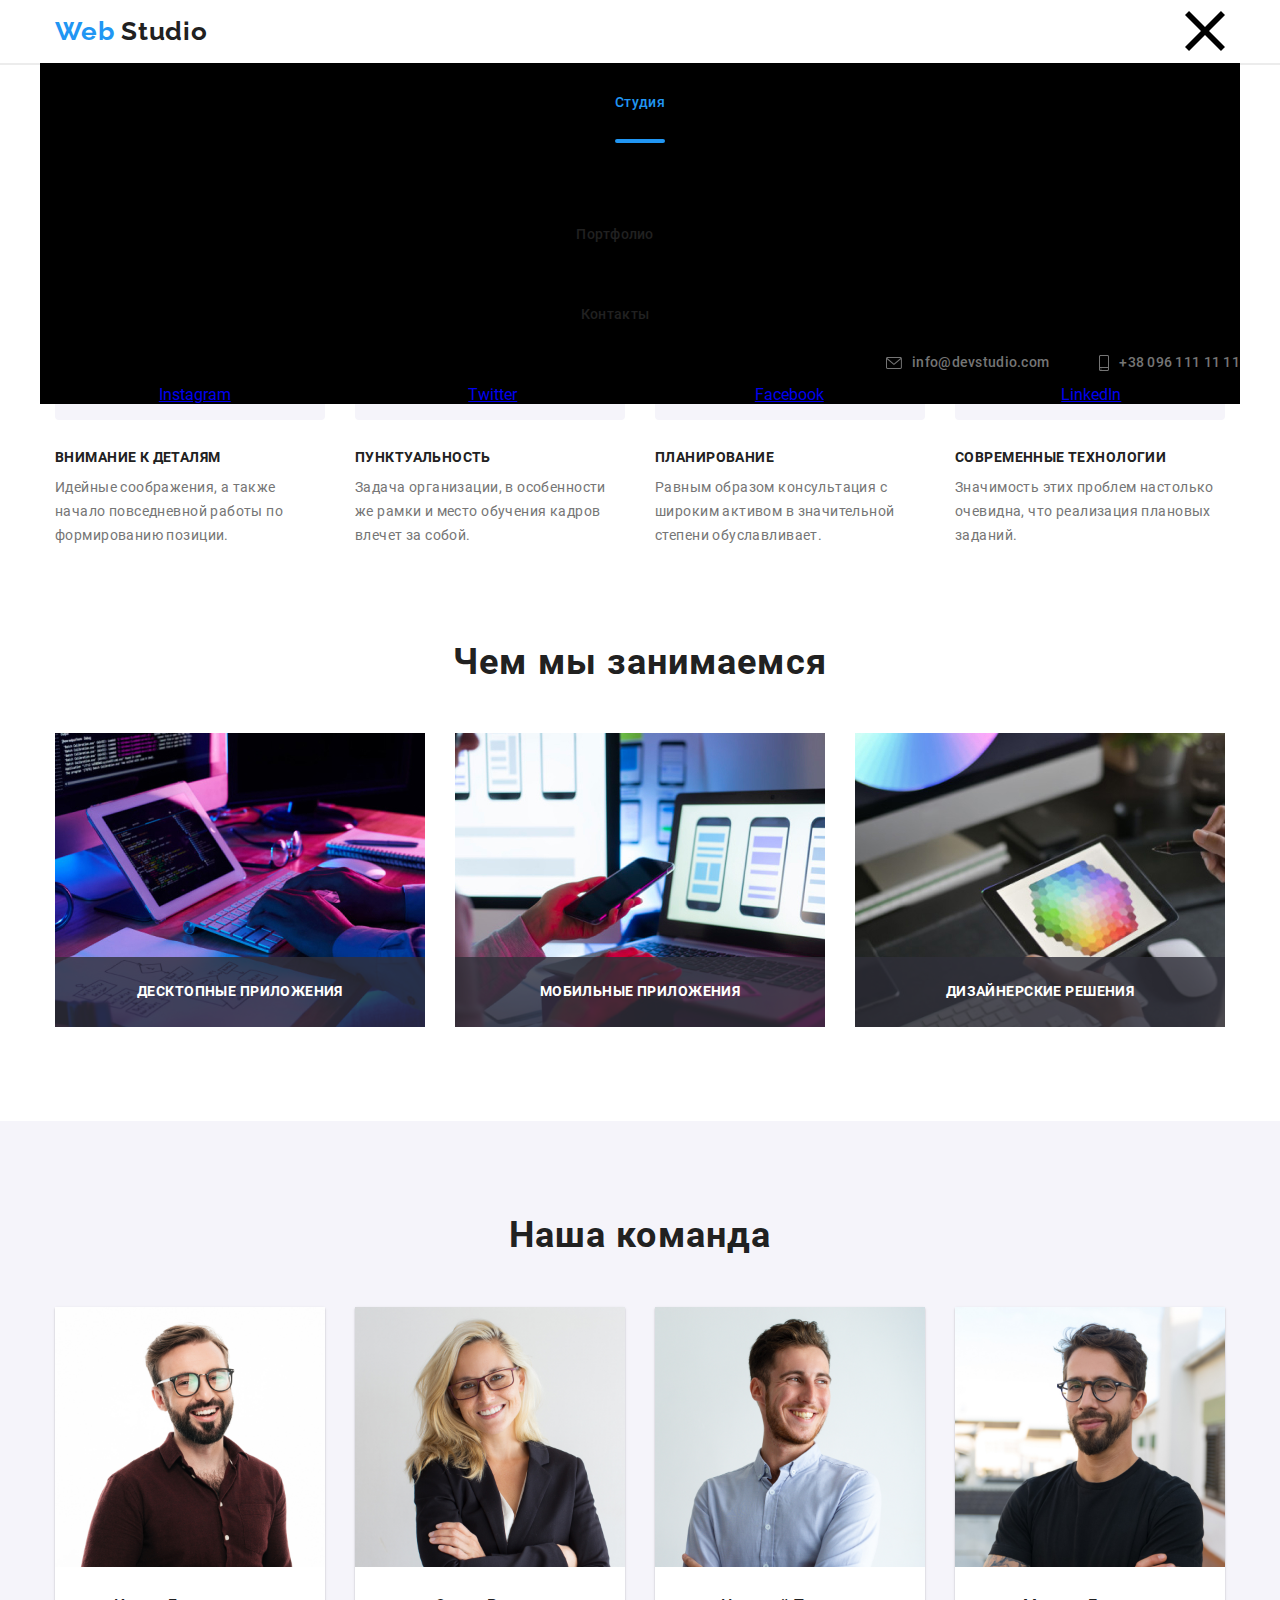
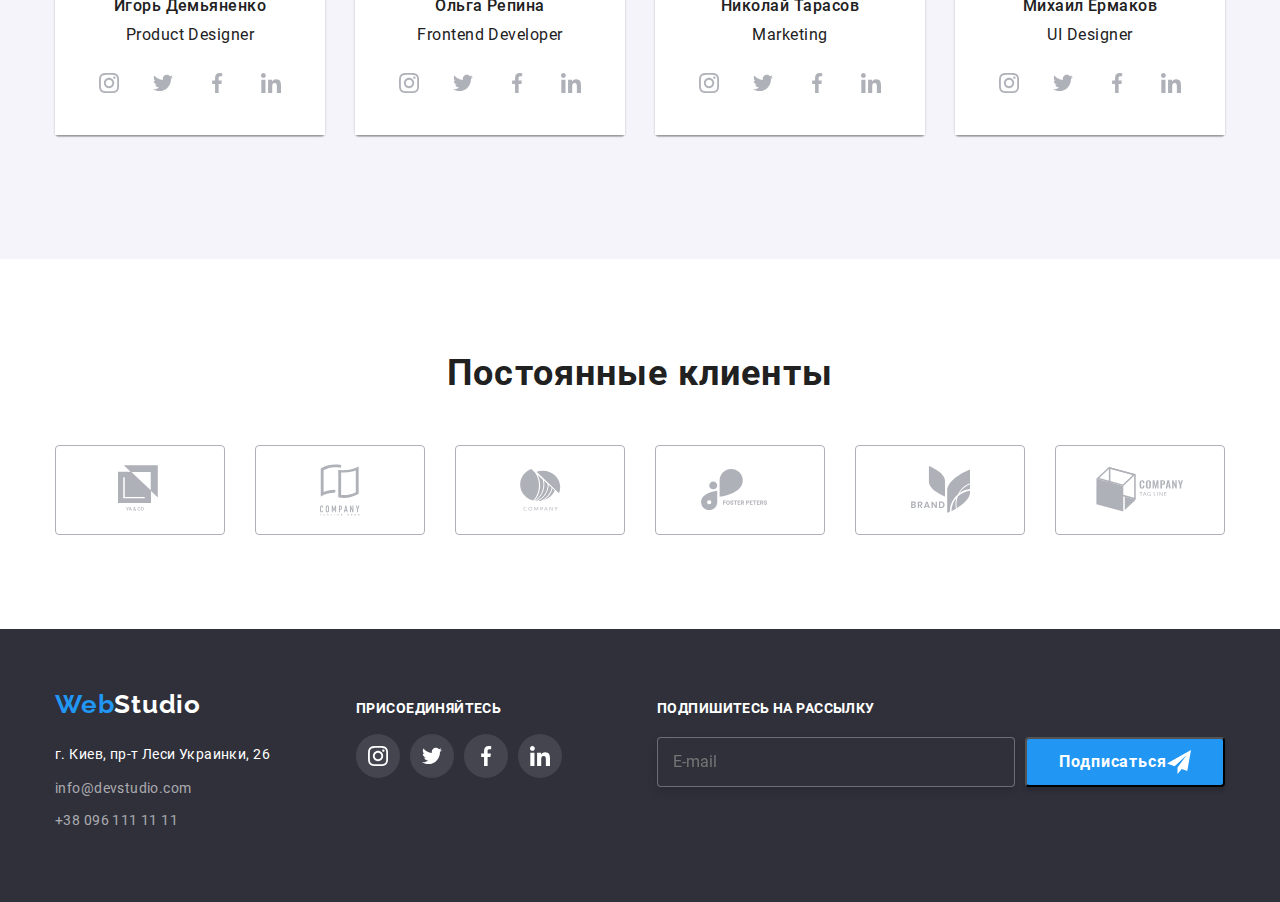
<file: index.html>
<!DOCTYPE html>
<html lang="ru">
<head>
    <meta charset="UTF-8">
    <meta name="viewport" content="width=device-width, initial-scale=1.0">
    <title>Веб-Студия</title>
    <link rel="stylesheet" href="https://cdnjs.cloudflare.com/ajax/libs/modern-normalize/1.0.0/modern-normalize.css">
    <link rel="stylesheet" href="./css/main.min.css">
    <!-- <link rel="preconnect" href="https://fonts.gstatic.com">
    <link href="https://fonts.googleapis.com/css2?family=Raleway:wght@700&family=Roboto:wght@400;500;700;900&display=swap" rel="stylesheet"> -->
</head>
<body>
    </header>
    <!-- Хедер -->
    <header>
        <div class="container header-container">
            <a class="header-logo" href="index.html">Web
                <span class="header-studio">Studio</span>
            </a>
            <button 
            class="menu-button is-open" 
            type="button" 
            data-menu-button
            aria-expanded="false">
                <svg width="40" height="40" aria-label="Переключатель мобильного меню">
                    <use class="icon-menu" href="./images/sprite.svg#icon-send"></use>
                    <use class="icon-cross" href="./images/sprite.svg#icon-close_button"></use>
                </svg>
            </button>
            <div class="menu-container is-open" data-menu>
                <nav class="nav>
                    <ul class="list header-list">
                        <li class="header-item">
                            <a class="header-link active-page" href="index.html">Студия</a>
                        </li>
            
                        <li>
                            <a class="header-link" href="portfolio.html">Портфолио</a>
                        </li>
            
                        <li>
                            <a class="header-link" href="#">Контакты</a>
                        </li>
                    </ul>
                </nav>
                <ul class="list contact-list">
                    <li>
                        <a class="link header-contacts" href="mailto:">
                            <svg class="icon-mail">
                                <use href="./images/sprite.svg#icon-mail"></use>
                            </svg> info@devstudio.com </a>
                    </li>
                    <li>
                        <a class="link header-contacts" href="tel:+380961111111">
                            <svg class="icon-smartphone">
                                <use href="./images/sprite.svg#icon-smartphone"></use>
                            </svg> +38 096 111 11 11
                        </a>
                    </li>
                </ul>
                <ul class="header-social">
                    <li class="item"><a href="#">Instagram</a></li>
                    <li><a href="#">Twitter</a></li>
                    <li><a href="#">Facebook</a></li>
                    <li><a href="#">LinkedIn</a></li>
                </ul>
            </div>
        </div>
    </header>

    <main>
        <!-- Герой -->
        <hr class="hero-line">
        <section class="hero">
            <div class="container">
                <h1 class="hero-text">Эффективные решения <br>
                    для вашего бизнеса
                </h1>
                <button class="main-button" data-modal-open>
                    Заказать услугу
                </button>
            </div>
        </section>

        <!-- Компетенции -->
         <section class="competence"> 
            <h2 class="visually-hidden"></h2>

            <div class="container">
                <ul class="list competence-list">
                    <li class="competence-unit">
                        <div class="competence-icon">
                            <svg width="70" height="70">
                                <use href="./images/sprite.svg#icon-antenna"></use>
                            </svg>
                        </div>
                        <h3 class="competence-item">Внимание к деталям</h3>
                        <p class="competence-text">Идейные соображения, а также начало
                            повседневной работы по формированию позиции.
                        </p>
                    </li>
                    <li class="competence-unit">
                        <div class="competence-icon">
                            <svg width="70" height="70">
                                <use href="./images/sprite.svg#icon-clock"></use>
                            </svg>
                        </div>
                        <h3 class="competence-item">Пунктуальность</h3>
                        <p class="competence-text">Задача организации, в особенности же рамки
                            и место обучения кадров влечет за собой.
                        </p>
                    </li>
                    <li class="competence-unit">
                        <div class="competence-icon">
                            <svg width="70" height="70">
                                <use href="./images/sprite.svg#icon-diagram"></use>
                            </svg>
                        </div>
                        <h3 class="competence-item">Планирование</h3>
                        <p class="competence-text">Равным образом консультация с широким активом
                            в значительной степени обуславливает.
                        </p>
                    </li>
                    <li class="competence-unit">
                        <div class="competence-icon">
                            <svg width="70" height="70">
                                <use href="./images/sprite.svg#icon-astronaut"></use>
                            </svg>
                        </div>
                        <h3 class="competence-item">Современные технологии</h3>
                        <p class="competence-text">Значимость этих проблем настолько очевидна,
                            что реализация плановых заданий.
                        </p>
                    </li>
                </ul>
            </div>
        </section> 

        <!-- Чем мы занимаемся -->
        <section class="our-work">
            <div class="container">
                <h2 class="our-work-title">Чем мы занимаемся</h2>
                <ul class="list our-work-list">
                    <li class="images-item">
                        <img class="our-work-imges" src="./images/picture1.jpg" alt="Man printing on a keyboard"
                            width="370">
                            <p class="disctiption">Десктопные приложения</p>
                    </li>
                    <li class="images-item">
                        <img class="our-work-imges" src="./images/picture2.jpg" alt="Woman keep a smartphone"
                            width="370">
                            <p class="disctiption">Мобильные приложения</p>
                    </li>
                    <li class="images-item">
                        <img class="our-work-imges" src="./images/picture3.jpg" alt="Woman keep a tablet" 
                            width="370">
                            <p class="disctiption">Дизайнерские решения</p>
                    </li>
                </ul>
            </div>
        </section>

         <!-- Наша команда  -->
        <section class="our-team">
            <div class="container">
                <h2 class="our-team-title">Наша команда</H2>
                <ul class="list images-list">
                    <li class="our-team-item">
                        <img class="our-team-imges" src="./images/img1.jpg" alt="man in a brown shirt">
                        <div class="our-team-people">
                            <h3 class="team-item">Игорь Демьяненко</h3>
                            <p class="team-text">Product Designer</p>
                            <ul class="social-box">
                                <li class="social-item">
                                    <a class="team social-link" href="#">
                                        <svg class="icon-instagram">
                                            <use href="./images/sprite.svg#icon-instagram"></use>
                                        </svg>
                                    </a>
                                </li>
                                <li class="social-item">
                                    <a class="team social-link" href="#">
                                        <svg class="icon-twitter">
                                            <use href="./images/sprite.svg#icon-twitter"></use>
                                        </svg>
                                    </a>
                                </li>
                                <li class="social-item">
                                    <a class="team social-link" href="#">
                                        <svg class="icon-facebook">
                                            <use href="./images/sprite.svg#icon-facebook"></use>
                                        </svg>
                                    </a>
                                </li>
                                <li class="social-item">
                                    <a class="team social-link" href="#">
                                        <svg class="icon-linkedin">
                                            <use href="./images/sprite.svg#icon-linkedin"></use>
                                        </svg>
                                    </a>
                                </li>
                            </ul>
                        </div>
                    </li>

                    <li class="our-team-item">
                        <img class="our-team-imges" src="./images/img2.jpg" alt="woman in a black jacket">
                        <div class="our-team-people">
                            <h3 class="team-item">Ольга Репина</h3>
                            <p class="team-text">Frontend Developer</p>
                            <ul class="social-box">
                                <li class="social-item">
                                    <a class="team social-link" href="#">
                                        <svg class="icon-instagram">
                                            <use href="./images/sprite.svg#icon-instagram"></use>
                                        </svg>
                                    </a>
                                </li>
                                <li class="social-item">
                                    <a class="team social-link" href="#">
                                        <svg class="icon-twitter">
                                            <use href="./images/sprite.svg#icon-twitter"></use>
                                        </svg>
                                    </a>
                                </li>
                                <li class="social-item">
                                    <a class="team social-link" href="#">
                                        <svg class="icon-facebook">
                                            <use href="./images/sprite.svg#icon-facebook"></use>
                                        </svg>
                                    </a>
                                </li>
                                <li class="social-item">
                                    <a class="team social-link" href="#">
                                        <svg class="icon-linkedin">
                                            <use href="./images/sprite.svg#icon-linkedin"></use>
                                        </svg>
                                    </a>
                                </li>
                            </ul>
                        </div>
                    </li>

                    <li class="our-team-item">
                        <img class="our-team-imges" src="./images/img3.jpg" alt="man in a blue shirt">
                        <div class="our-team-people">
                            <h3 class="team-item">Николай Тарасов</h3>
                            <p class="team-text">Marketing</p>
                            <ul class="social-box">
                                <li class="social-item">
                                    <a class="team social-link" href="#">
                                        <svg class="icon-instagram">
                                            <use href="./images/sprite.svg#icon-instagram"></use>
                                        </svg>
                                    </a>
                                </li>
                                <li class="social-item">
                                    <a class="team social-link" href="#">
                                        <svg class="icon-twitter">
                                            <use href="./images/sprite.svg#icon-twitter"></use>
                                        </svg>
                                    </a>
                                </li>
                                <li class="social-item">
                                    <a class="team social-link" href="#">
                                        <svg class="icon-facebook">
                                            <use href="./images/sprite.svg#icon-facebook"></use>
                                        </svg>
                                    </a>
                                </li>
                                <li class="social-item">
                                    <a class="team social-link" href="#">
                                        <svg class="icon-linkedin">
                                            <use href="./images/sprite.svg#icon-linkedin"></use>
                                        </svg>
                                    </a>
                                </li>
                            </ul>
                        </div>
                    </li>

                    <li class="our-team-item">
                        <img class="our-team-imges" src="./images/img4.jpg" alt="man in a black t-shirt">
                        <div class="our-team-people">
                            <h3 class="team-item">Михаил Ермаков</h3>
                            <p class="team-text">UI Designer</p>
                            <ul class="social-box">
                                <li class="social-item">
                                    <a class="team social-link" href="#">
                                        <svg class="icon-instagram">
                                            <use href="./images/sprite.svg#icon-instagram"></use>
                                        </svg>
                                    </a>
                                </li>
                                <li class="social-item">
                                    <a class="team social-link" href="#">
                                        <svg class="icon-twitter">
                                            <use href="./images/sprite.svg#icon-twitter"></use>
                                        </svg>
                                    </a>
                                </li>
                                <li class="social-item">
                                    <a class="team social-link" href="#">
                                        <svg class="icon-facebook">
                                            <use href="./images/sprite.svg#icon-facebook"></use>
                                        </svg>
                                    </a>
                                </li>
                                <li class="social-item">
                                    <a class="team social-link" href="#">
                                        <svg class="icon-linkedin">
                                            <use href="./images/sprite.svg#icon-linkedin"></use>
                                        </svg>
                                    </a>
                                </li>
                            </ul>
                        </div>
                    </li>

                </ul>
            </div>
        </section>
         <!-- Клиенты  -->
        <section class="clients">
            <div class="container">
                <h2 class="clients-title">Постоянные клиенты</h2>
                <ul class="clients-list">
                    <li class="clients-item">
                        <a class="clients-link" href="">
                            <svg class="icon-Client_1" width="44" height="49">
                                <use href="./images/sprite.svg#icon-Client_1"></use>
                            </svg>
                        </a>
                    </li>
                    <li class="clients-item">
                        <a class="clients-link" href="">
                            <svg class="icon-Client_2" width="40" height="52">
                                <use href="./images/sprite.svg#icon-Client_2"></use>
                            </svg>
                        </a>
                    </li>
                    <li class="clients-item">
                        <a class="clients-link" href="">
                            <svg class="icon-Client_3" width="41" height="42">
                                <use href="./images/sprite.svg#icon-Client_3"></use>
                            </svg>
                        </a>
                    </li>
                    <li class="clients-item">
                        <a class="clients-link" href="">
                            <svg class="icon-Client_4" width="79" height="42">
                                <use href="./images/sprite.svg#icon-Client_4"></use>
                            </svg>
                        </a>
                    </li>
                    <li class="clients-item">
                        <a class="clients-link" href="">
                            <svg class="icon-Client_5" width="59" height="47">
                                <use href="./images/sprite.svg#icon-Client_5"></use>
                            </svg>
                        </a>
                    </li>
                    <li class="clients-item">
                        <a class="clients-link" href="">
                            <svg class="icon-Client_6" width="88" height="45">
                                <use href="./images/sprite.svg#icon-Client_6"></use>
                            </svg>
                        </a>
                    </li>
                </ul>
            </div>
        </section>
    </main>

    <!-- Футер -->
    <footer class="footer">
        <div class="container footer-container">
            <div class="footer-contacts">
                <a class="footer-logo" href="index.html">Web
                    <span class="footer-studio link">Studio</span>
                </a>
                <address class="address">г. Киев, пр-т Леси Украинки, 26</address>
                <a class="link footer-link" href="mailto:">info@devstudio.com</a>
                <a class="link footer-link" href="tel:+380961111111">+38 096 111 11 11</a>
            </div>
            <div class="footer-social">
                <h3 class="title">
                    ПРИСОЕДИНЯЙТЕСЬ
                </h3>
                <ul class="footer-box">
                    <li class="social-unit">
                        <a class="social-link" href="#">
                            <svg class="pic-instagram">
                                <use href="./images/sprite.svg#icon-instagram"></use>
                            </svg>
                        </a>
                    </li>
                    <li class="social-unit">
                        <a class="social-link" href="#">
                            <svg class="pic-twitter">
                                <use href="./images/sprite.svg#icon-twitter"></use>
                            </svg>
                        </a>
                    </li>
                    <li class="social-unit">
                        <a class="social-link" href="#">
                            <svg class="pic-facebook">
                                <use href="./images/sprite.svg#icon-facebook"></use>
                            </svg>
                        </a>
                    </li>
                    <li class="social-unit">
                        <a class="social-link" href="#">
                            <svg class="pic-linkedin">
                                <use href="./images/sprite.svg#icon-linkedin"></use>
                            </svg>
                        </a>
                    </li>
                </ul>
            </div>
            <div class="footer-signup">
                <form class="signup-form" name="signup_form" autocomplete="on" novalidate>
                    <label class="signup-title" for="signup-email">Подпишитесь на рассылку</label>
                    <div class="form-field">
                        <input class="signup-input" type="email" name="email" id="signup-email" placeholder="E-mail" />
                        <button type="submit" class="signup-button">
                            Подписаться
                            <svg class="pic-send">
                                <use href="./images/sprite.svg#icon-send"></use>
                            </svg>
                        </button>
                    </div>
                </form>
            </div>
        </div>
    </footer>

    <!-- Модальное окно -->
    <div data-modal class="backdrop is-hidden">
        <div class="modal">
            <button class="modal-button" data-modal-close>
                <svg width="11" height="11">
                    <use href="./images/sprite.svg#icon-close_button"></use>
                </svg>
            </button>
            <div class="modal-input">
                <h2 class="title">Оставьте свои данные, мы вам перезвоним</h2>
                <form class="input-form" name="input-form" autocomplete="on" novalidate>
                    <div class="inputs">
                        <label class="input-lable" for="name">Имя</label>
                        <input class="input-area" type="text" name="name" id="name" />
                        <svg class="input-icon" width="12" height="12">
                            <use href="./images/sprite.svg#icon-man"></use>
                        </svg>
                    </div>
                    <div class="inputs">
                        <label class="input-lable" for="telephone">Телефон</label>
                        <input class="input-area" type="tel" name="telephone" id="telephone" />
                        <svg class="input-icon" width="13" height="13">
                            <use href="./images/sprite.svg#icon-phone"></use>
                        </svg>
                    </div>
                    <div class="inputs">
                        <label class="input-lable" for="modal-email">Почта</label>
                        <input class="input-area" type="email" name="email" id="modal-email" />
                        <svg class="input-icon" width="15" height="12">
                            <use href="./images/sprite.svg#icon-mail_2"></use>
                        </svg>
                    </div>
                    <label class="input-lable" for="comment">Комментарий</label>
                    <textarea class="textarea" name="comment" id="comment" cols="30" rows="10" placeholder="Введите текст"></textarea>

                    <div class="deal-box">    
                        <input class="deal-input" type="checkbox" value="agriment" name="checkbo" id="deal" />                   
                        <label class="deal-lable" for="deal">Соглашаюсь с рассылкой и принимаю <a href="#">Условия договора</a></label>
                     </div>
                </form>
                <button type="submit" class="input-button">Отправить</button>
            </div>
        </div>
   
    <script src="./js/modal.js"></script>
    <script src="./js/menu.js"></script>
</body>
</html>
</file>
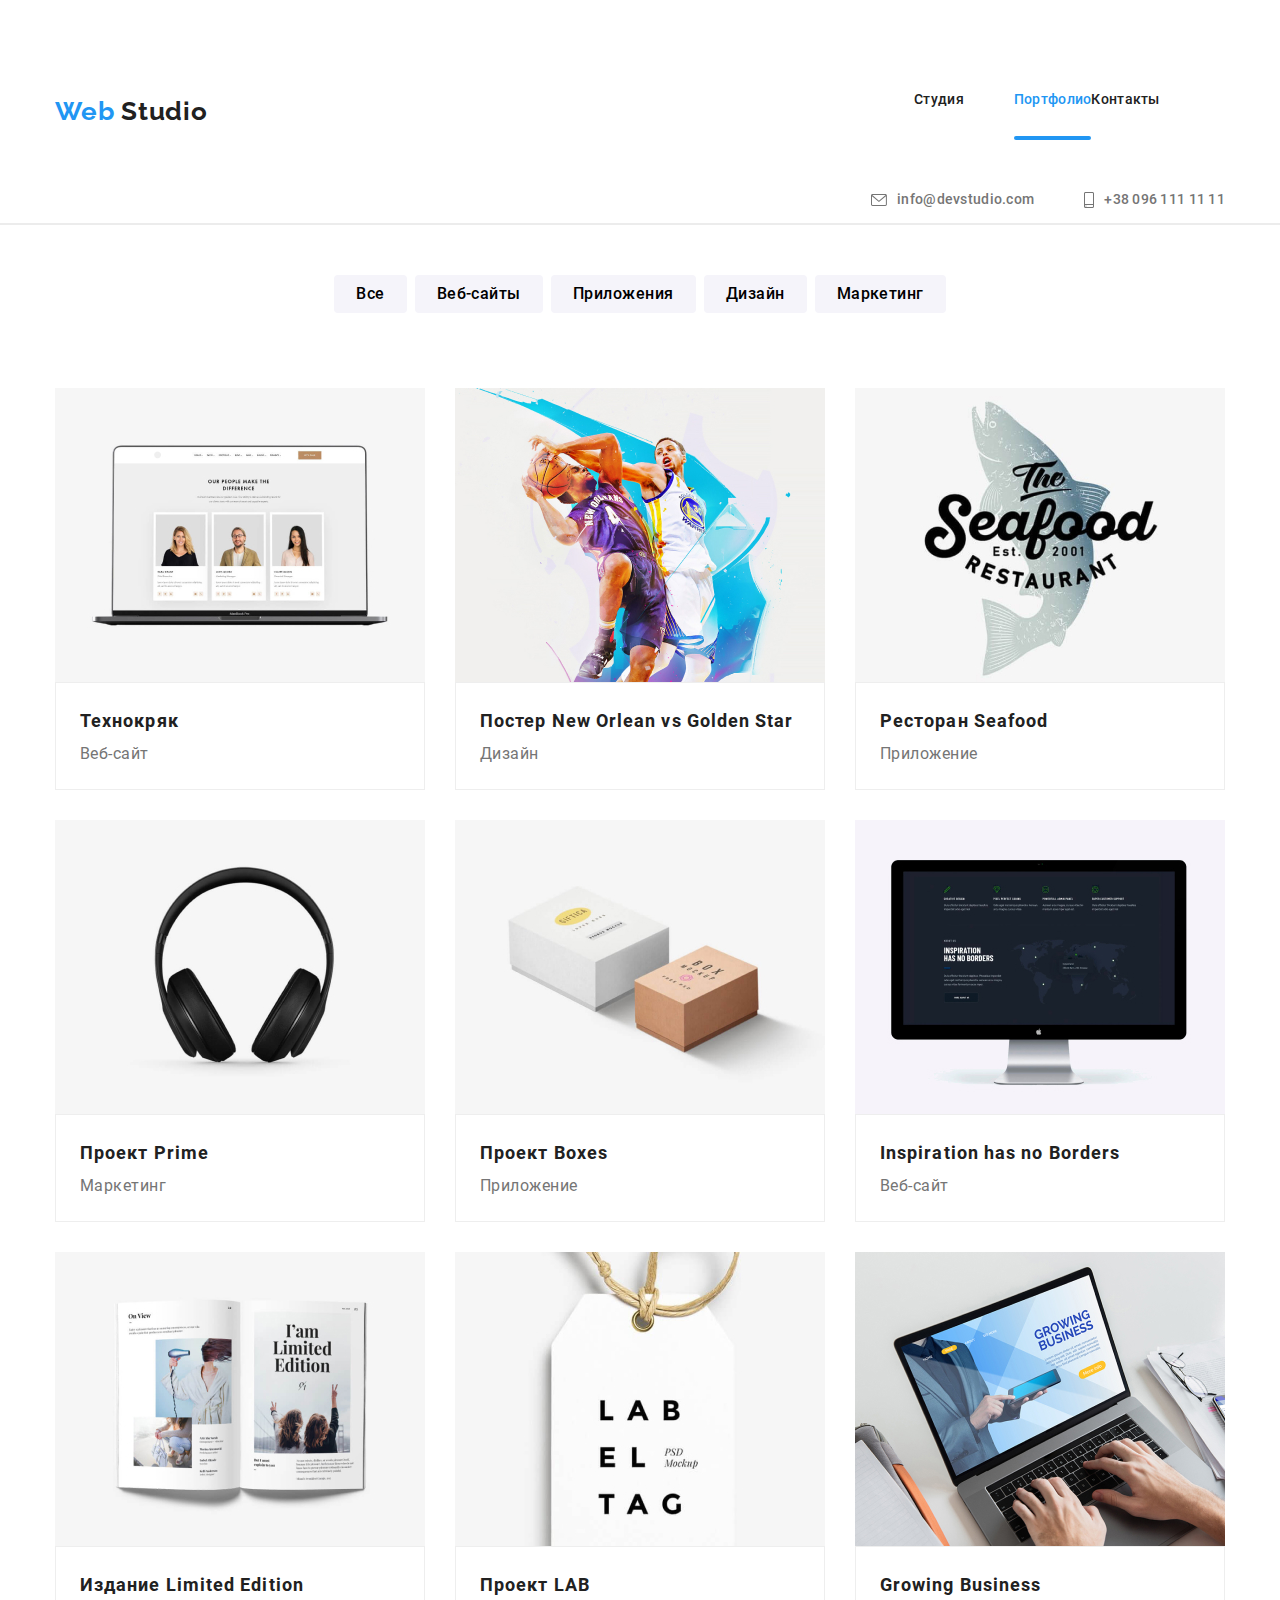
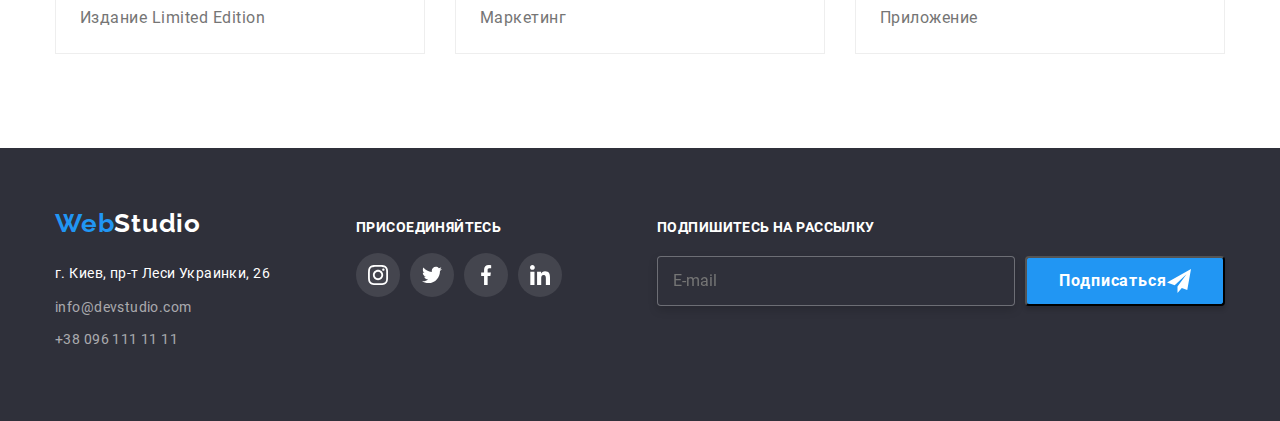
<file: portfolio.html>
<!DOCTYPE html>
<html lang="ru">
  <head>
    <meta charset="UTF-8" />
    <meta name="viewport" content="width=device-width, initial-scale=1.0" />
    <title>Webstudio</title>
    <link rel="stylesheet" href="https://cdnjs.cloudflare.com/ajax/libs/modern-normalize/1.0.0/modern-normalize.css">
    <link rel="preconnect" href="https://fonts.gstatic.com" />
    <!-- <link rel="stylesheet" href="./css/style.css"> -->
    <link rel="stylesheet" href="./css/main.min.css">
    <!-- <link rel="preconnect" href="https://fonts.gstatic.com">
    <link href="https://fonts.googleapis.com/css2?family=Raleway:wght@700&family=Roboto:wght@400;500;700;900&display=swap" rel="stylesheet"> -->
  </head>
  <body>
    <!----------------- Хедер с навигацией ---------------->
    <header>
      <div class="container header-container">
        <a class="header-logo" href="index.html">Web
          <span class="header-studio">Studio</span>
        </a>
        <div class="page-header__menu">
          <nav class="nav">
            <ul class="list header-list">
              <li class="header-item">
                <a class="link header-link" href="index.html">Студия</a>
              </li>
    
              <li>
                <a class="link header-link active-page" href="portfolio.html">Портфолио</a>
              </li>
    
              <li>
                <a class="link header-link" href="#">Контакты</a>
              </li>
            </ul>
          </nav>
    
          <ul class="list contact-list">
            <li>
              <a class="link header-contacts" href="mailto:">
                <svg class="icon-mail">
                  <use href="./images/sprite.svg#icon-mail"></use>
                </svg> info@devstudio.com </a>
            </li>
            <li>
              <a class="link header-contacts" href="tel:+380961111111">
                <svg class="icon-smartphone">
                  <use href="./images/sprite.svg#icon-smartphone"></use>
                </svg> +38 096 111 11 11
              </a>
            </li>
          </ul>
        </div>
      </div>
    </header>
    <main>
    <!-- Фильтры Проекты -->
      <hr class="hero-line">
      <section class="container project-container">
        <!-- Контейнер для фильтра -->
        <div class="filter-container">
          <ul class="filter-list list">
            <li class="button-item">
              <button class="button-filter" type="button">Все</button>
            </li>
            <li class="button-item">
              <button class="button-filter" type="button">Веб-сайты</button>
            </li>
            <li class="button-item">
              <button class="button-filter" type="button">Приложения</button>
            </li>
            <li class="button-item">
              <button class="button-filter" type="button">Дизайн</button>
            </li>
            <li class="button-item">
              <button class="button-filter" type="button">Маркетинг</button>
            </li>
          </ul>
        </div>
        <!-- Контейнер дляя проектов -->
        <div>
          <ul class="list project-list">
            <li class="project-item">
              <a class="link project-text" href="">
                <div class="project-overlay">
                  <img src="./images/open_laptop.jpg" alt="Открытый лептоп" width="450px"/>
                  <div class="overlay">
                    <p class="text">
                      Технокряк это современная площадка распространения коронавируса.
                      Компании используют эту платформу для цифрового шпионажа и атак на защищённые сервера конкурентов.
                    </p>
                  </div>
                </div>
                <div class="project-box">
                  <h2 class="project-title">Технокряк</h2>
                  <p>Веб-сайт</p>
                </div>
              </a>
            </li>
            <li class="project-item">
              <a class="link project-text" href="">
                <div class="project-overlay">
                <img src="./images/basketball_players.jpg" alt="Два баскетболиста" width="450px"/>
                  <div class="overlay">
                    <p class="text">
                      Технокряк это современная площадка распространения коронавируса. 
                      Компании используют эту платформу для цифрового шпионажа и атак на защищённые сервера конкурентов.
                    </p>
                  </div>
                </div>
                <div class="project-box">
                  <h2 class="project-title">Постер New Orlean vs Golden Star</h2>
                  <p>Дизайн</p>
                </div>
              </a>
            </li>
            <li class="project-item">
              <a class="link project-text" href="">
                <div class="project-overlay">
                  <img src="./images/seafood_logo.jpg" alt="Логотип реторана рыбы" width="450px"/>
                  <div class="overlay">
                    <p class="text">
                      Технокряк это современная площадка распространения коронавируса.
                      Компании используют эту платформу для цифрового шпионажа и атак на защищённые сервера конкурентов.
                    </p>
                  </div>
                </div>
                <div class="project-box">
                  <h2 class="project-title">Ресторан Seafood</h2>
                  <p>Приложение</p>
                </div>
              </a>
            </li>
            <li class="project-item">
              <a class="link project-text" href="">
                <div class="project-overlay">
                  <img src="./images/headphones.jpg" alt="Наушники" width="450px"/>
                  <div class="overlay">
                    <p class="text">
                      Технокряк это современная площадка распространения коронавируса.
                      Компании используют эту платформу для цифрового шпионажа и атак на защищённые сервера конкурентов.
                    </p>
                  </div>
                </div>
                <div class="project-box">
                  <h2 class="project-title">Проект Prime</h2>
                  <p>Маркетинг</p>
                </div>
              </a>
            </li>
            <li class="project-item">
              <a class="link project-text" href="">
                <div class="project-overlay">
                <img src="./images/boxes.jpg" alt="Две коробки" width="450px"/>
                <div class="overlay">
                  <p class="text">
                    Технокряк это современная площадка распространения коронавируса. 
                    Компании используют эту платформу для цифрового шпионажа и атак на защищённые сервера конкурентов.
                  </p>
                </div>
              </div>
                <div class="project-box">
                  <h2 class="project-title">Проект Boxes</h2>
                  <p>Приложение</p>
                </div>
              </a>
            </li>
            <li class="project-item">
              <a class="link project-text" href="">
                <div class="project-overlay">
                <img src="./images/iMac.jpg" alt="Компьютер iMac" width="450px"/>
                <div class="overlay">
                  <p class="text">
                    Технокряк это современная площадка распространения коронавируса. 
                    Компании используют эту платформу для цифрового шпионажа и атак на защищённые сервера конкурентов.
                  </p>
                </div>
              </div>
                <div class="project-box">
                  <h2 class="project-title" lang="en">Inspiration has no Borders</h2>
                  <p>Веб-сайт</p>
                </div>
              </a>
            </li>
            <li class="project-item">
              <a class="link project-text" href="">
                <div class="project-overlay">
                <img src="./images/open_book.jpg" alt="Открытая книга" width="450px"/>
                <div class="overlay">
                  <p class="text">
                    Технокряк это современная площадка распространения коронавируса. 
                    Компании используют эту платформу для цифрового шпионажа и атак на защищённые сервера конкурентов.
                  </p>
                </div>
              </div>
                <div class="project-box">
                  <h2 class="project-title">Издание Limited Edition</h2>
                  <p>Издание Limited Edition</p>
                </div>
              </a>
            </li>
            <li class="project-item">
              <a class="link project-text" href="">
                <div class="project-overlay">
                <img src="./images/Label.jpg" alt="Лейба" width="450px"/>
                <div class="overlay">
                  <p class="text">
                    Технокряк это современная площадка распространения коронавируса. 
                    Компании используют эту платформу для цифрового шпионажа и атак на защищённые сервера конкурентов.
                  </p>
                </div>
              </div>
                <div class="project-box">
                  <h2 class="project-title">Проект LAB</h2>
                  <p>Маркетинг</p>
                </div>
              </a>
            </li>
            <li class="project-item">
              <a class="link project-text" href="">
                <div class="project-overlay">
                <img src="./images/hands_on_keyboard.jpg" alt="Набор текста на клавиатуре" width="450px"/>
                <div class="overlay">
                  <p class="text">
                    Технокряк это современная площадка распространения коронавируса. 
                    Компании используют эту платформу для цифрового шпионажа и атак на защищённые сервера конкурентов.
                  </p>
                </div>
              </div>
                <div class="project-box">
                  <h2 class="project-title" lang="en">Growing Business</h2>
                  <p>Приложение</p>
                </div>
              </a>
            </li>
          </ul>
        </div>
      </section>
    </main>

    <!------------------ Контакты и адрес ------------------>
    <footer class="footer">
      <div class="container footer-container">
          <div class="footer-contacts">
              <a class="footer-logo" href="index.html">Web
                  <span class="footer-studio link">Studio</span>
              </a>
              <address class="address">г. Киев, пр-т Леси Украинки, 26</address>
              <a class="link footer-link" href="mailto:">info@devstudio.com</a>
              <a class="link footer-link" href="tel:+380961111111">+38 096 111 11 11</a>
          </div>
          <div class="footer-social">
              <h3 class="title">
                  ПРИСОЕДИНЯЙТЕСЬ
              </h3>
              <ul class="footer-box">
                  <li class="social-unit">
                      <a class="social-link" href="#">
                          <svg class="pic-instagram">
                              <use href="./images/sprite.svg#icon-instagram"></use>
                          </svg>
                      </a>
                  </li>
                  <li class="social-unit">
                      <a class="social-link" href="#">
                          <svg class="pic-twitter">
                              <use href="./images/sprite.svg#icon-twitter"></use>
                          </svg>
                      </a>
                  </li>
                  <li class="social-unit">
                      <a class="social-link" href="#">
                          <svg class="pic-facebook">
                              <use href="./images/sprite.svg#icon-facebook"></use>
                          </svg>
                      </a>
                  </li>
                  <li class="social-unit">
                      <a class="social-link" href="#">
                          <svg class="pic-linkedin">
                              <use href="./images/sprite.svg#icon-linkedin"></use>
                          </svg>
                      </a>
                  </li>
              </ul>
          </div>
          <div class="footer-signup">
              <form class="signup-form" name="signup_form" autocomplete="on" novalidate>
                  <label class="signup-title" for="signup-email">Подпишитесь на рассылку</label>
                  <div class="form-field">
                      <input class="signup-input" type="email" name="email" id="signup-email" placeholder="E-mail" />
                      <button type="submit" class="signup-button">
                          Подписаться
                          <svg class="pic-send">
                              <use href="./images/sprite.svg#icon-send"></use>
                          </svg>
                      </button>
                  </div>
              </form>
          </div>
      </div>
  </footer>
  </body>
</html>
</file>
<file: css/main.min.css>
body{font-family:'Roboto', sans-serif;font-style:normal}h1,h2,h3,p{margin-top:0;margin-bottom:0}ul{list-style:none;margin:0;padding:0}li{list-style:none;margin:0;padding:0}img{display:block;max-width:100%;height:auto}.list{color:#212121;list-style:none}.container{width:100%;margin:0 auto;padding:0 15px}@media screen and (min-width: 480px){.container{width:480px}}@media screen and (min-width: 768px){.container{width:768px}}@media screen and (min-width: 1200px){.container{width:1200px}}.footer{background-color:#2F303A}@font-face{font-family:'Roboto';font-style:normal;font-weight:400;src:url("../fonts/roboto-v20-latin_cyrillic-regular.eot");src:local(""),url("../fonts/roboto-v20-latin_cyrillic-regular.eot?#iefix") format("embedded-opentype"),url("../fonts/roboto-v20-latin_cyrillic-regular.woff2") format("woff2"),url("../fonts/roboto-v20-latin_cyrillic-regular.woff") format("woff"),url("../fonts/roboto-v20-latin_cyrillic-regular.ttf") format("truetype"),url("../fonts/roboto-v20-latin_cyrillic-regular.svg#Roboto") format("svg")}@font-face{font-family:'Roboto';font-style:normal;font-weight:500;src:url("../fonts/roboto-v20-latin_cyrillic-500.eot");src:local(""),url("../fonts/roboto-v20-latin_cyrillic-500.eot?#iefix") format("embedded-opentype"),url("../fonts/roboto-v20-latin_cyrillic-500.woff2") format("woff2"),url("../fonts/roboto-v20-latin_cyrillic-500.woff") format("woff"),url("../fonts/roboto-v20-latin_cyrillic-500.ttf") format("truetype"),url("../fonts/roboto-v20-latin_cyrillic-500.svg#Roboto") format("svg")}@font-face{font-family:'Roboto';font-style:normal;font-weight:700;src:url("../fonts/roboto-v20-latin_cyrillic-700.eot");src:local(""),url("../fonts/roboto-v20-latin_cyrillic-700.eot?#iefix") format("embedded-opentype"),url("../fonts/roboto-v20-latin_cyrillic-700.woff2") format("woff2"),url("../fonts/roboto-v20-latin_cyrillic-700.woff") format("woff"),url("../fonts/roboto-v20-latin_cyrillic-700.ttf") format("truetype"),url("../fonts/roboto-v20-latin_cyrillic-700.svg#Roboto") format("svg")}@font-face{font-family:'Roboto';font-style:normal;font-weight:900;src:url("../fonts/roboto-v20-latin_cyrillic-900.eot");src:local(""),url("../fonts/roboto-v20-latin_cyrillic-900.eot?#iefix") format("embedded-opentype"),url("../fonts/roboto-v20-latin_cyrillic-900.woff2") format("woff2"),url("../fonts/roboto-v20-latin_cyrillic-900.woff") format("woff"),url("../fonts/roboto-v20-latin_cyrillic-900.ttf") format("truetype"),url("../fonts/roboto-v20-latin_cyrillic-900.svg#Roboto") format("svg")}@font-face{font-family:'Raleway';font-style:normal;font-weight:700;src:url("../fonts/raleway-v18-latin-700.eot");src:local(""),url("../fonts/raleway-v18-latin-700.eot?#iefix") format("embedded-opentype"),url("../fonts/raleway-v18-latin-700.woff2") format("woff2"),url("../fonts/raleway-v18-latin-700.woff") format("woff"),url("../fonts/raleway-v18-latin-700.ttf") format("truetype"),url("../fonts/raleway-v18-latin-700.svg#Raleway") format("svg")}/*! normalize.css v8.0.1 | MIT License | github.com/necolas/normalize.css */html{line-height:1.15;-webkit-text-size-adjust:100%}body{margin:0}main{display:block}h1{font-size:2em;margin:0.67em 0}hr{-webkit-box-sizing:content-box;box-sizing:content-box;height:0;overflow:visible}pre{font-family:monospace, monospace;font-size:1em}a{background-color:transparent}abbr[title]{border-bottom:none;text-decoration:underline;-webkit-text-decoration:underline dotted;text-decoration:underline dotted}b,strong{font-weight:bolder}code,kbd,samp{font-family:monospace, monospace;font-size:1em}small{font-size:80%}sub,sup{font-size:75%;line-height:0;position:relative;vertical-align:baseline}sub{bottom:-0.25em}sup{top:-0.5em}img{border-style:none}button,input,optgroup,select,textarea{font-family:inherit;font-size:100%;line-height:1.15;margin:0}button,input{overflow:visible}button,select{text-transform:none}[type='button'],[type='reset'],[type='submit'],button{-webkit-appearance:button}[type='button']::-moz-focus-inner,[type='reset']::-moz-focus-inner,[type='submit']::-moz-focus-inner,button::-moz-focus-inner{border-style:none;padding:0}[type='button']:-moz-focusring,[type='reset']:-moz-focusring,[type='submit']:-moz-focusring,button:-moz-focusring{outline:1px dotted ButtonText}fieldset{padding:0.35em 0.75em 0.625em}legend{-webkit-box-sizing:border-box;box-sizing:border-box;color:inherit;display:table;max-width:100%;padding:0;white-space:normal}progress{vertical-align:baseline}textarea{overflow:auto}[type='checkbox'],[type='radio']{-webkit-box-sizing:border-box;box-sizing:border-box;padding:0}[type='number']::-webkit-inner-spin-button,[type='number']::-webkit-outer-spin-button{height:auto}[type='search']{-webkit-appearance:textfield;outline-offset:-2px}[type='search']::-webkit-search-decoration{-webkit-appearance:none}::-webkit-file-upload-button{-webkit-appearance:button;font:inherit}details{display:block}summary{display:list-item}template{display:none}[hidden]{display:none}.backdrop{position:fixed;top:0;left:0;width:100%;height:100%;opacity:1;padding-left:15px;padding-right:15px;-webkit-transition:opacity 250ms cubic-bezier(0.4, 0, 0.2, 1);transition:opacity 250ms cubic-bezier(0.4, 0, 0.2, 1);background-color:rgba(0,0,0,0.2)}.backdrop.is-hidden{opacity:0;pointer-events:none}.modal{position:absolute;left:50%;top:28%;-webkit-transform:translate(50% 50%);transform:translate(50% 50%);border-radius:4px;-webkit-box-shadow:0px 1px 3px rgba(0,0,0,0.12),0px 1px 1px rgba(0,0,0,0.14);box-shadow:0px 1px 3px rgba(0,0,0,0.12),0px 1px 1px rgba(0,0,0,0.14);-webkit-transform:translate(-50%, -50%) scale(1);transform:translate(-50%, -50%) scale(1);-webkit-transition:-webkit-transform 250ms cubic-bezier(0.4, 0, 0.2, 1);transition:-webkit-transform 250ms cubic-bezier(0.4, 0, 0.2, 1);transition:transform 250ms cubic-bezier(0.4, 0, 0.2, 1);transition:transform 250ms cubic-bezier(0.4, 0, 0.2, 1), -webkit-transform 250ms cubic-bezier(0.4, 0, 0.2, 1);width:450px;height:609px;background:#fff}@media screen and (min-width: 1200px){.modal{width:528px;height:581px}}.modal-button{position:absolute;top:8px;right:8px;display:-webkit-box;display:-ms-flexbox;display:flex;-webkit-box-align:center;-ms-flex-align:center;align-items:center;-webkit-box-pack:center;-ms-flex-pack:center;justify-content:center;width:30px;height:30px;border-radius:50%;border:1px solid rgba(0,0,0,0.1);cursor:pointer;outline:none;background-color:#fff}.modal-button:focus,.modal-button:hover{fill:#2196F3}.modal-input{display:-webkit-box;display:-ms-flexbox;display:flex;-webkit-box-orient:vertical;-webkit-box-direction:normal;-ms-flex-direction:column;flex-direction:column;width:100%;height:100%;padding-top:40px}.modal-input .title{margin-bottom:12px;text-align:center;padding:0 40px;font-family:Roboto;font-weight:700;font-size:20px;line-height:1.15;letter-spacing:0.03em;color:#212121}@media screen and (min-width: 1200px){.modal-input .title{padding:unset}}.input-form{display:-webkit-box;display:-ms-flexbox;display:flex;-webkit-box-orient:vertical;-webkit-box-direction:normal;-ms-flex-direction:column;flex-direction:column;margin-left:auto;margin-right:auto;width:370px}@media screen and (min-width: 1200px){.input-form{width:448px}}.input-area{width:100%;padding:13px 0 13px 42px;margin-bottom:10px;border:1px solid rgba(33,33,33,0.2);border-radius:4px}.input-area:focus{outline:none;border:1px solid #2196F3;border-radius:4px}.input-area:focus+.input-icon{fill:#2196F3}.inputs{position:relative;width:100%}.input-icon{position:absolute;top:50%;left:15px;-webkit-transform:translateY(-5%);transform:translateY(-5%)}.textarea{resize:none;padding:12px 15px;margin-bottom:20px;width:100%;height:120px;font-family:Roboto;font-weight:400;font-size:14px;line-height:1.14;letter-spacing:0.01em;color:rgba(117,117,117,0.5);border:1px solid rgba(33,33,33,0.2);border-radius:4px}.textarea:focus{outline:none;border:1px solid #2196F3}.input-lable{margin-bottom:4px;font-family:Roboto;font-weight:400;font-size:12px;line-height:1.16;letter-spacing:0.01em;color:#757575}.deal-box{display:-webkit-box;display:-ms-flexbox;display:flex;-webkit-box-pack:center;-ms-flex-pack:center;justify-content:center}.deal-input{-webkit-appearance:none;-moz-appearance:none;appearance:none;outline:none}.deal-lable{text-align:center;margin-bottom:15px;font-family:Roboto;font-weight:400;font-size:12px;line-height:1.71;letter-spacing:0.03em;color:#757575}.deal-lable::before{content:" ";display:-webkit-inline-box;display:-ms-inline-flexbox;display:inline-flex;margin-right:7px;width:16px;height:15px;background-color:#fff;border:1px solid #212121;border-radius:2px}@media screen and (min-width: 1200px){.deal-lable{font-size:14px}}.deal-input:checked+.deal-lable::before{border-radius:2px;border:1px solid #2196F3;background-color:#2196F3;background-image:url(../images/accept.svg);background-repeat:no-repeat;background-position:center}.input-button{width:200px;height:50px;margin-left:auto;margin-right:auto;padding:10px 55px;font-family:Roboto;font-weight:700;font-size:16px;line-height:1.87;letter-spacing:0.06em;color:#fff;background:#2196F3;-webkit-box-shadow:0px 4px 4px rgba(0,0,0,0.15);box-shadow:0px 4px 4px rgba(0,0,0,0.15);border-radius:4px;cursor:pointer}.overlay{position:absolute;display:block;top:0;left:0;width:100%;height:100%;opacity:0;-webkit-transform:translateY(100%);transform:translateY(100%);background:rgba(33,150,243,0.9)}.overlay .text{padding:77px 24px;font-style:normal;font-weight:normal;font-size:18px;line-height:1.56;letter-spacing:0.03em;color:#fff}@media screen and (min-width: 768px){.overlay .text{padding:49px 24px}}@media screen and (min-width: 1200px){.overlay .text{padding:64px 23px}}.project-overlay{display:block;position:relative}.header-container{position:relative;display:-webkit-box;display:-ms-flexbox;display:flex;-webkit-box-pack:justify;-ms-flex-pack:justify;justify-content:space-between}@media screen and (min-width: 768px){.header-container{display:-webkit-box;display:-ms-flexbox;display:flex;-webkit-box-align:center;-ms-flex-align:center;align-items:center;background-color:#fff}}.header-logo{display:inline-block;text-decoration:none;padding:16px 0;font-family:'Raleway', sans-serif;font-weight:700;font-size:26px;line-height:1.19;letter-spacing:0.03em;color:#2196F3}.header-studio{font-family:'Raleway', sans-serif;font-weight:700;font-size:26px;line-height:1.19;letter-spacing:0.03em;color:#212121}.header-list{padding-top:60px;margin-bottom:60px;font-weight:500;font-size:14px;line-height:1.42;letter-spacing:0.02em}@media screen and (min-width: 768px){.header-list{display:-webkit-box;display:-ms-flexbox;display:flex;margin-left:88px;margin-bottom:0}}@media screen and (min-width: 1200px){.header-list{display:-webkit-box;display:-ms-flexbox;display:flex;margin-left:93px}}.header-link{position:relative;display:block;text-align:center;text-decoration:none;margin-bottom:50px;font-family:Roboto;font-weight:500;font-size:18px;line-height:1.16;letter-spacing:0.02em;color:#212121;-webkit-transition-property:color;transition-property:color;-webkit-transition-duration:250ms;transition-duration:250ms;-webkit-transition-timing-function:cubic-bezier(0.4, 0, 0.2, 1);transition-timing-function:cubic-bezier(0.4, 0, 0.2, 1)}.header-link:hover,.header-link:focus{color:#2196F3}@media screen and (min-width: 768px){.header-link{padding:32px 0;margin-right:50px;margin-bottom:0;font-size:14px;line-height:1.14}}.active-page{width:-webkit-fit-content;width:-moz-fit-content;width:fit-content;margin-bottom:52px;margin-left:auto;margin-right:auto;color:#2196F3}.active-page::after{display:block;position:absolute;content:"";width:100%;height:4px;margin-top:8px;background:#2196F3;border-radius:2px}@media screen and (min-width: 768px){.active-page::after{display:block;position:absolute;content:"";width:100%;height:4px;margin-top:28px;background:#2196F3;border-radius:2px}}.contact-list{padding-top:20px}@media screen and (min-width: 768px){.contact-list{padding-top:unset}}@media screen and (min-width: 1200px){.contact-list{display:-webkit-box;display:-ms-flexbox;display:flex;-webkit-box-pack:end;-ms-flex-pack:end;justify-content:flex-end;margin-left:auto}}.header-contacts{display:block;text-align:center;margin-bottom:15px;text-decoration:none;font-weight:500;font-size:18px;line-height:1.14;letter-spacing:0.02em;color:#757575}.header-contacts:hover,.header-contacts:focus{color:#2196F3}.header-contacts:hover .icon-mail,.header-contacts:hover .icon-smartphone,.header-contacts:focus .icon-mail,.header-contacts:focus .icon-smartphone{fill:#2196F3}@media screen and (min-width: 768px){.header-contacts{font-size:14px}}@media screen and (min-width: 1200px){.header-contacts{display:-webkit-box;display:-ms-flexbox;display:flex;-webkit-box-align:center;-ms-flex-align:center;align-items:center;margin-left:50px;font-size:14px}}.icon-mail{margin-right:10px;width:16px;height:12px;fill:#757575}.icon-smartphone{margin-right:10px;width:10px;height:16px;fill:#757575}.menu-button{display:-webkit-inline-box;display:-ms-inline-flexbox;display:inline-flex;margin:0;padding:0;border:none;background-color:transparent}.menu-button .icon-cross{display:none}.menu-button.is-open .icon-cross{display:block}.menu-button.is-open .icon-menu{display:none}.menu-container{width:100%;position:absolute;top:100%;left:0;background:#000;display:none}.menu-container.is-open{display:block}.header-social{display:-webkit-box;display:-ms-flexbox;display:flex;-ms-flex-pack:distribute;justify-content:space-around}.header-social.item{font-weight:500;font-size:18px;line-height:1.22;letter-spacing:0.02em;color:#757575}.hero-line{border:1px solid #ECECEC;margin:0}.competence{margin:0 auto;padding:60px 0 60px;background-color:#fff}@media screen and (min-width: 1200px){.competence{padding-top:94px;padding-bottom:94px}}.visually-hidden{position:absolute;clip:rect(0 0 0 0);width:1px;height:1px;margin:-1px}@media screen and (min-width: 768px){.competence-list{display:-webkit-box;display:-ms-flexbox;display:flex;-ms-flex-wrap:wrap;flex-wrap:wrap;margin-left:-30px;margin-bottom:-30px}}.competence-unit{width:100%;margin-bottom:30px}.competence-unit :last-child{margin-bottom:0}@media screen and (min-width: 768px){.competence-unit{width:354px;margin-left:30px;margin-bottom:30px}}@media screen and (min-width: 1200px){.competence-unit{width:270px}}.competence-icon{display:-webkit-box;display:-ms-flexbox;display:flex;-webkit-box-pack:center;-ms-flex-pack:center;justify-content:center;-webkit-box-align:center;-ms-flex-align:center;align-items:center;height:120px;background:#F5F4FA;border-radius:4px}.competence-icon:last-child{margin-right:0}.competence-item{margin:30px 0 10px;width:100%;text-align:center;font-weight:700;font-size:14px;line-height:1.14;letter-spacing:0.03em;text-transform:uppercase;color:#212121}@media screen and (min-width: 768px){.competence-item{text-align:unset}}.competence-text{margin:0 auto;font-weight:400;font-size:14px;line-height:1.71;letter-spacing:0.03em;color:#757575}.our-work{display:none;padding-bottom:94px;background-color:#fff}@media screen and (min-width: 1200px){.our-work{display:block}}.our-work-title{margin-top:0;margin-bottom:50px;font-weight:700;font-size:36px;line-height:1.16;text-align:center;letter-spacing:0.03em;color:#212121}.our-work-list{display:-webkit-box;display:-ms-flexbox;display:flex}.images-item{position:relative;width:calc((100%-60px) / 3);margin-right:30px}.images-item:nth-child(3n){margin-right:0}.disctiption{position:absolute;width:370px;height:70px;padding:27px 0;bottom:0;font-weight:700;font-size:14px;line-height:1.14;text-align:center;letter-spacing:0.03em;text-transform:uppercase;color:#fff;background:rgba(47,48,58,0.8)}.our-team{width:100%;background:#F5F4FA;padding:60px 0 60px}@media screen and (min-width: 1200px){.our-team{padding:94px 0 94px}}.our-team-title{margin-bottom:30px;font-weight:700;line-height:1.16;text-align:center;letter-spacing:0.03em;color:#212121}@media screen and (min-width: 1200px){.our-team-title{margin-bottom:50px;font-size:36px}}.team-item{margin-bottom:10px;font-weight:500;font-size:16px;line-height:1.18;text-align:center;letter-spacing:0.03em}.team-text{font-weight:400;font-size:16px;line-height:1.18;text-align:center;letter-spacing:0.03em}.images-list{margin:0 auto;width:100%;background-color:#F5F4FA}@media screen and (min-width: 768px){.images-list{display:-webkit-box;display:-ms-flexbox;display:flex;-ms-flex-wrap:wrap;flex-wrap:wrap;-webkit-box-pack:justify;-ms-flex-pack:justify;justify-content:space-between}}@media screen and (min-width: 1200px){.images-list{display:-webkit-box;display:-ms-flexbox;display:flex;-webkit-box-pack:justify;-ms-flex-pack:justify;justify-content:space-between}}.our-team-item{width:100%;margin-bottom:30px;-webkit-box-shadow:0px 1px 3px rgba(0,0,0,0.12),0px 1px 1px rgba(0,0,0,0.14),0px 2px 1px rgba(0,0,0,0.2);box-shadow:0px 1px 3px rgba(0,0,0,0.12),0px 1px 1px rgba(0,0,0,0.14),0px 2px 1px rgba(0,0,0,0.2);border-radius:0px 0px 4px 4px}.our-team-item:last-child{margin-bottom:0}@media screen and (min-width: 768px){.our-team-item{width:354px}.our-team-item:last-child{margin-bottom:30px}}@media screen and (min-width: 1200px){.our-team-item{width:270px}}.our-team-people{padding-top:30px;padding-bottom:30px;background:#fff}.social-box{display:-webkit-box;display:-ms-flexbox;display:flex;-webkit-box-pack:justify;-ms-flex-pack:justify;justify-content:space-between;width:206px;margin-top:16px;margin-left:auto;margin-right:auto}.social-item{display:-webkit-box;display:-ms-flexbox;display:flex;-webkit-box-align:center;-ms-flex-align:center;align-items:center;-webkit-box-pack:center;-ms-flex-pack:center;justify-content:center;width:44px;height:44px}.social-item .social-link{display:-webkit-box;display:-ms-flexbox;display:flex;-webkit-box-align:center;-ms-flex-align:center;align-items:center;-webkit-box-pack:center;-ms-flex-pack:center;justify-content:center;width:100%;height:100%;border-radius:50%;background:transparent;fill:#AFB1B8}.social-item .social-link:focus,.social-item .social-link:hover{background:#2196F3;fill:#fff;outline-style:none}.icon-instagram,.icon-twitter,.icon-facebook,.icon-linkedin{width:20px;height:20px}.clients{margin:0 auto;padding:60px 0 60px;background-color:#fff}@media screen and (min-width: 1200px){.clients{padding-top:94px;padding-bottom:94px}}.clients-title{margin-bottom:30px;font-weight:700;line-height:1.16;text-align:center;letter-spacing:0.03em;color:#212121}@media screen and (min-width: 1200px){.clients-title{margin-bottom:50px;font-size:36px}}@media screen and (min-width: 480px){.clients-list{display:-webkit-box;display:-ms-flexbox;display:flex;-ms-flex-wrap:wrap;flex-wrap:wrap;margin-left:-30px;margin-bottom:-30px}}.clients-item{width:100%;height:90px;margin-bottom:30px;border:1px solid #AFB1B8;border-radius:4px}.clients-item :last-child{margin-bottom:0}.clients-item:hover,.clients-item:focus{border:1px solid #2196F3}@media screen and (min-width: 480px){.clients-item{width:210px;margin-left:30px;margin-bottom:30px}}@media screen and (min-width: 768px){.clients-item{width:226px}}@media screen and (min-width: 1200px){.clients-item{width:170px}}.clients-link{display:-webkit-box;display:-ms-flexbox;display:flex;-webkit-box-pack:center;-ms-flex-pack:center;justify-content:center;-webkit-box-align:center;-ms-flex-align:center;align-items:center;width:100%;height:100%}.clients-link:hover .icon-Client_1,.clients-link:hover .icon-Client_2,.clients-link:hover .icon-Client_3,.clients-link:hover .icon-Client_4,.clients-link:hover .icon-Client_5,.clients-link:hover .icon-Client_6,.clients-link:focus .icon-Client_1,.clients-link:focus .icon-Client_2,.clients-link:focus .icon-Client_3,.clients-link:focus .icon-Client_4,.clients-link:focus .icon-Client_5,.clients-link:focus .icon-Client_6{fill:#2196F3}.icon-Client_1,.icon-Client_2,.icon-Client_3,.icon-Client_4,.icon-Client_5,.icon-Client_6{fill:#AFB1B8}.filter-container{display:-webkit-box;display:-ms-flexbox;display:flex;-ms-flex-wrap:wrap;flex-wrap:wrap;padding-top:50px;background-color:#fff}@media screen and (min-width: 768px){.filter-container{display:-webkit-box;display:-ms-flexbox;display:flex;-webkit-box-pack:center;-ms-flex-pack:center;justify-content:center;margin-bottom:30px}}@media screen and (min-width: 1200px){.filter-container{margin-bottom:50px}}.filter-list{display:-webkit-box;display:-ms-flexbox;display:flex;-ms-flex-wrap:wrap;flex-wrap:wrap;margin-bottom:25px}.button-item{margin-right:8px;margin-bottom:15px}.button-item:last-child{margin-right:0}@media screen and (min-width: 768px){.button-item{-webkit-box-pack:center;-ms-flex-pack:center;justify-content:center;margin-bottom:unset}}.button-filter{padding:6px 22px;border-radius:4px;border:0;cursor:pointer;font-weight:500;font-size:16px;line-height:1.62;text-align:center;letter-spacing:0.03em;background-color:#F5F4FA}.button-filter:hover,.button-filter:focus{background-color:#2196F3;color:#fff;outline:none}.project-box{width:100%;padding:20px 24px;border:1px solid #EEEEEE}.project-list{margin:0 auto;background-color:#fff}@media screen and (min-width: 768px){.project-list{display:-webkit-box;display:-ms-flexbox;display:flex;-ms-flex-wrap:wrap;flex-wrap:wrap;padding-bottom:60px;margin-left:-30px;margin-bottom:-30px}}@media screen and (min-width: 1200px){.project-list{padding-bottom:94px}}.project-item{width:100%;margin-bottom:30px}.project-item :last-child{margin-bottom:0}@media screen and (min-width: 768px){.project-item{width:354px;margin-left:30px;margin-bottom:30px}}@media screen and (min-width: 1200px){.project-item{width:370px}}.project-item .link{display:block;text-decoration:none}.project-item .link:hover,.project-item .link:focus{border:1px solid #EEEEEE;-webkit-box-shadow:0px 1px 1px rgba(0,0,0,0.12),0px 4px 4px rgba(0,0,0,0.06),1px 4px 6px rgba(0,0,0,0.16);box-shadow:0px 1px 1px rgba(0,0,0,0.12),0px 4px 4px rgba(0,0,0,0.06),1px 4px 6px rgba(0,0,0,0.16)}.project-item .link:hover .overlay,.project-item .link:focus .overlay{opacity:1;-webkit-transform:translateY(0);transform:translateY(0);-webkit-transition-duration:250ms;transition-duration:250ms}.project-title{font-family:Roboto;font-weight:700;font-size:18px;line-height:2;letter-spacing:0.06em;color:#212121}.project-text{font-family:Roboto;font-weight:400;font-size:16px;line-height:1.87;letter-spacing:0.03em;color:#757575;color:#757575}.footer-container{display:-webkit-box;display:-ms-flexbox;display:flex;-webkit-box-orient:vertical;-webkit-box-direction:normal;-ms-flex-direction:column;flex-direction:column;-webkit-box-align:center;-ms-flex-align:center;align-items:center}@media screen and (min-width: 768px){.footer-container{-webkit-box-orient:horizontal;-webkit-box-direction:normal;-ms-flex-direction:row;flex-direction:row;-ms-flex-wrap:wrap;flex-wrap:wrap;-webkit-box-align:baseline;-ms-flex-align:baseline;align-items:baseline}}@media screen and (min-width: 1200px){.footer-container{-ms-flex-wrap:nowrap;flex-wrap:nowrap;-webkit-box-pack:justify;-ms-flex-pack:justify;justify-content:space-between}}.footer-contacts{padding-top:60px}@media screen and (min-width: 768px){.footer-contacts{width:50%}}@media screen and (min-width: 1200px){.footer-contacts{padding:60px 0}}.footer-studio{font-family:'Raleway', sans-serif;font-weight:700;font-size:26px;line-height:1.19;letter-spacing:0.03em;color:#fff}.footer-logo{display:-webkit-box;display:-ms-flexbox;display:flex;-webkit-box-pack:center;-ms-flex-pack:center;justify-content:center;margin-bottom:20px;text-decoration:none;font-family:'Raleway', sans-serif;font-weight:700;font-size:26px;line-height:1.19;letter-spacing:0.03em;color:#2196F3}@media screen and (min-width: 1200px){.footer-logo{-webkit-box-pack:start;-ms-flex-pack:start;justify-content:start}}.address{margin-bottom:9px;text-align:center;font-style:normal;font-weight:400;font-size:14px;line-height:2;letter-spacing:0.03em;color:#fff}@media screen and (min-width: 1200px){.address{text-align:unset}}.footer-link{display:-webkit-box;display:-ms-flexbox;display:flex;-webkit-box-orient:vertical;-webkit-box-direction:normal;-ms-flex-direction:column;flex-direction:column;-webkit-box-align:center;-ms-flex-align:center;align-items:center;margin-bottom:9px;text-decoration:none;font-weight:400;font-size:14px;line-height:1.71;letter-spacing:0.03em;color:rgba(255,255,255,0.6)}.footer-link:hover,.footer-link:focus{color:#2196F3}@media screen and (min-width: 1200px){.footer-link{-webkit-box-align:unset;-ms-flex-align:unset;align-items:unset}}.footer-social{width:206px;padding-top:60px}.footer-social .title{padding-top:12px;padding-bottom:20px;text-align:center;font-weight:700;font-size:14px;line-height:0.87;letter-spacing:0.03em;text-transform:uppercase;color:#fff}@media screen and (min-width: 1200px){.footer-social .title{text-align:left}}@media screen and (min-width: 768px){.footer-social{width:50%}}@media screen and (min-width: 1200px){.footer-social{display:-webkit-box;display:-ms-flexbox;display:flex;-webkit-box-orient:vertical;-webkit-box-direction:normal;-ms-flex-direction:column;flex-direction:column}}.footer-box{display:-webkit-box;display:-ms-flexbox;display:flex;-webkit-box-pack:justify;-ms-flex-pack:justify;justify-content:space-between}.footer-box .social-link{display:-webkit-box;display:-ms-flexbox;display:flex;-webkit-box-align:center;-ms-flex-align:center;align-items:center;-webkit-box-pack:center;-ms-flex-pack:center;justify-content:center;width:100%;height:100%;border-radius:50%;background:rgba(255,255,255,0.1)}.footer-box .social-link:focus,.footer-box .social-link:hover{background:#2196F3;outline-style:none}@media screen and (min-width: 768px){.footer-box{width:206px;margin-left:auto;margin-right:auto}}@media screen and (min-width: 1200px){.footer-box{margin:0}}.social-unit{display:-webkit-box;display:-ms-flexbox;display:flex;-webkit-box-align:center;-ms-flex-align:center;align-items:center;-webkit-box-pack:center;-ms-flex-pack:center;justify-content:center;width:44px;height:44px}.pic-instagram,.pic-twitter,.pic-facebook,.pic-linkedin{width:20px;height:20px;fill:#fff}.footer-signup{width:450px;padding:60px 0}@media screen and (min-width: 768px){.footer-signup{margin-left:auto;margin-right:auto}}@media screen and (min-width: 1200px){.footer-signup{width:570px}}.signup-title{display:block;margin-bottom:20px;text-align:center;font-family:Roboto;font-weight:700;font-size:14px;line-height:1.14;letter-spacing:0.03em;text-transform:uppercase;color:#fff}@media screen and (min-width: 1200px){.signup-title{text-align:left}}.form-field{display:-webkit-box;display:-ms-flexbox;display:flex;-webkit-box-orient:vertical;-webkit-box-direction:normal;-ms-flex-direction:column;flex-direction:column;-webkit-box-align:center;-ms-flex-align:center;align-items:center}@media screen and (min-width: 1200px){.form-field{-webkit-box-orient:horizontal;-webkit-box-direction:normal;-ms-flex-direction:row;flex-direction:row;-webkit-box-align:unset;-ms-flex-align:unset;align-items:unset}}.signup-input{width:100%;padding:15px;margin-bottom:20px;border:1px solid rgba(255,255,255,0.3);-webkit-filter:drop-shadow(0px 4px 4px rgba(0,0,0,0.15));filter:drop-shadow(0px 4px 4px rgba(0,0,0,0.15));border-radius:4px;outline:none;background:#2F303A;color:rgba(255,255,255,0.6)}@media screen and (min-width: 768px){.signup-input{width:450px}}@media screen and (min-width: 1200px){.signup-input{width:358px}}.pic-send{width:24px;height:24px;fill:#fff}.signup-button{display:-webkit-box;display:-ms-flexbox;display:flex;-webkit-box-align:center;-ms-flex-align:center;align-items:center;-webkit-box-pack:center;-ms-flex-pack:center;justify-content:center;width:200px;height:50px;padding:13px;font-family:Roboto;font-weight:700;font-size:16px;line-height:1.87;text-align:center;letter-spacing:0.06em;color:#fff;background-color:#2196F3;-webkit-box-shadow:0px 4px 4px rgba(0,0,0,0.15);box-shadow:0px 4px 4px rgba(0,0,0,0.15);border-radius:4px;cursor:pointer}@media screen and (min-width: 768px){.signup-button{margin-left:10px}}
/*# sourceMappingURL=main.min.css.map */
</file>
